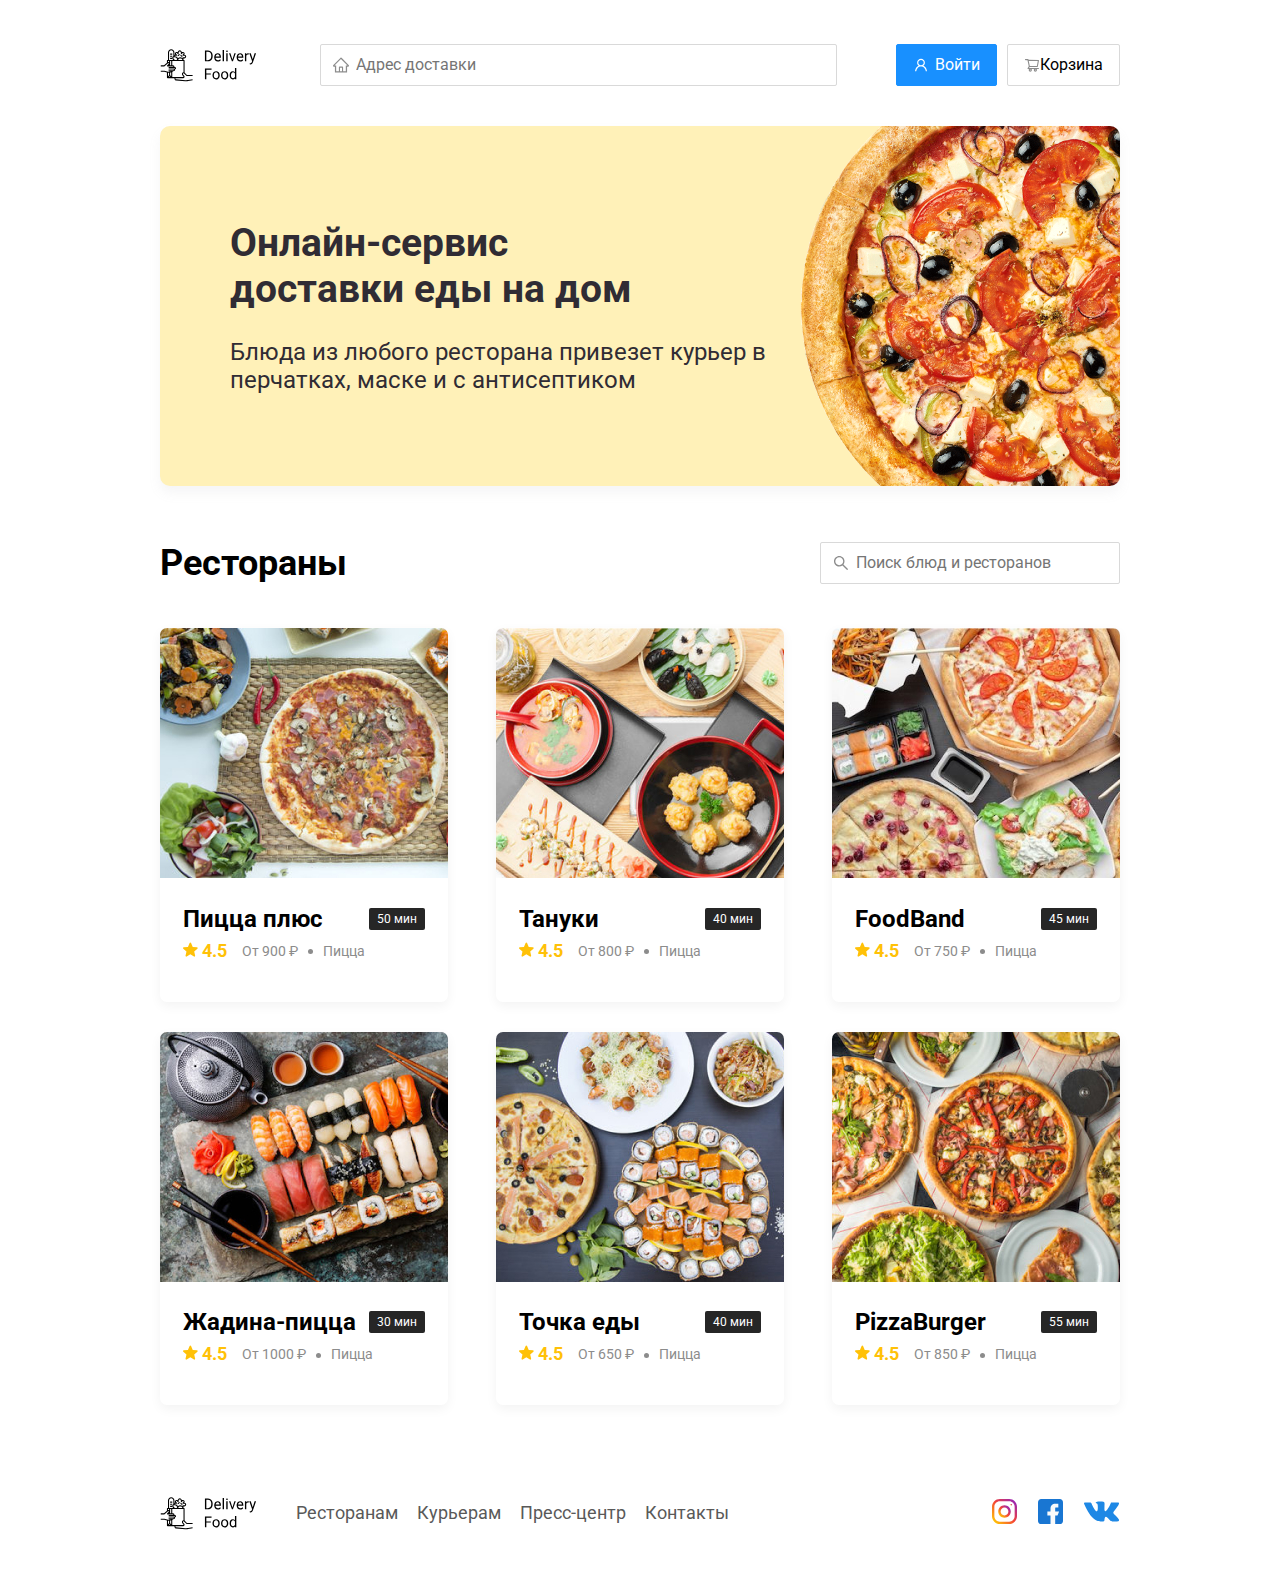
<file: index.html>
<!DOCTYPE html>
<html lang="ru">
<head>
	<meta charset="UTF-8">
	<title>Доставка еды</title>
	<link href="https://fonts.googleapis.com/css?family=Roboto:400,700&display=swap&subset=cyrillic" rel="stylesheet">
	<link rel="stylesheet"  href="css/normalize.css">
	<link rel="stylesheet" href="css/animate.css">
	<link rel="stylesheet" href="css/style.css">
</head>
<body>
	<div class="container">
		<header class="header">
			<img src="img/logo.svg" alt="Logo" class="logo animated swing">
			<input type="text" class="input input-address" placeholder="Адрес доставки">
			<div class="buttons">
				<button class="button button-primery">
					<img src="img/icon container.svg" aligin="user"
					class="button-icon"> <span class="button-text">Войти</span>
				</button>
				<button class="button" id="card-button">
					<img class="icon" src="img/icon_soppidg.svg" alt="sopping">
					<span class="button-text">Корзина</span></button>
				</div>
			</header>

			<section class="promo animated zoomIn">
				<h1 class="promo-title">Онлайн-сервис <br/> доставки еды на дом</h1>
				<p class="promo-text">Блюда из любого ресторана привезет курьер в перчатках, маске и с антисептиком</p>
			</section>
			<section class="restaurants">
				<div class="section-heading">
					<h2 class="section-title">Рестораны</h2>
					<input type="text" class=" input input-search" placeholder="Поиск блюд и ресторанов">
				</div>
				<div class="cards">
					<!-- Пицца плюс -->
					<div class="card">
						<img src="img/image.jpg" alt="image" class="card-image">
						<div class="card-text">
							<div class="card-heading">
								<h3 class="card-title">Пицца плюс</h3>
								<span class="card-tag tag">50 мин</span>
							</div>
							<div class="card-info">
								<div class="rating">
									<img src="img/star.svg" alt="star">
								4.5</div>
								<div class="price">От 900 ₽</div>
								<div class="category">Пицца</div>
							</div>
						</div>
					</div>
					<!-- Тануки -->
					<a href="restaurant.html" class="card">
						<img src="img/Tanuki.jpg" alt="image" class="card-image">
						<div class="card-text">
							<div class="card-heading">
								<h3 class="card-title">Тануки</h3>
								<span class="card-tag tag">40 мин</span>
							</div>
							<div class="card-info">
								<div class="rating">
									<img src="img/star.svg" alt="star">
								4.5</div>
								<div class="price">От 800 ₽</div>
								<div class="category">Пицца</div>
							</div>
						</div>
					</a>
					<!-- FoodBad -->
					<div class="card wow fadeInDown" data-wow-delay="0.2s">
						<img src="img/FoodBand.jpg" alt="image" class="card-image">
						<div class="card-text">
							<div class="card-heading">
								<h3 class="card-title">FoodBand</h3>
								<span class="card-tag tag">45 мин</span>
							</div>
							<div class="card-info">
								<div class="rating">
									<img src="img/star.svg" alt="star">
								4.5</div>
								<div class="price">От 750 ₽</div>
								<div class="category">Пицца</div>
							</div>
						</div>
					</div>
					<!-- Жадина-пицца -->
					<div class="card">
						<img src="img/jadinapizza.jpg" alt="image" class="card-image">
						<div class="card-text">
							<div class="card-heading">
								<h3 class="card-title">Жадина-пицца</h3>
								<span class="card-tag tag">30 мин</span>
							</div>
							<div class="card-info">
								<div class="rating">
									<img src="img/star.svg" alt="star">
								4.5</div>
								<div class="price">От 1000 ₽</div>
								<div class="category">Пицца</div>
							</div>
						</div>
					</div>
					<!-- Точка еды -->
					<div class="card">
						<img src="img/tochaedi.jpg" alt="image" class="card-image">
						<div class="card-text">
							<div class="card-heading">
								<h3 class="card-title">Точка еды</h3>
								<span class="card-tag tag">40 мин</span>
							</div>
							<div class="card-info">
								<div class="rating">
									<img src="img/star.svg" alt="star">
								4.5</div>
								<div class="price">От 650 ₽</div>
								<div class="category">Пицца</div>
							</div>
						</div>
					</div>
					<!-- PizzaBurger -->
					<div class="card">
						<img src="img/PizzaBurger.jpg" alt="image" class="card-image">
						<div class="card-text">
							<div class="card-heading">
								<h3 class="card-title">PizzaBurger</h3>
								<span class="card-tag tag">55 мин</span>
							</div>
							<div class="card-info">
								<div class="rating">
									<img src="img/star.svg" alt="star">
								4.5</div>
								<div class="price">От 850 ₽</div>
								<div class="category">Пицца</div>
							</div>
						</div>
					</div>
					<!-- /cards -->
				</div>
			</section>
		</div>
		<footer class="footer">
			<div class="container">
				<div class="footer-block">
					<img src="img/logo.svg" alt="logo" class="logo footer-logo">
					<nav class="footer-nav">
						<a href="#" class="footer-link">Ресторанам</a>
						<a href="#" class="footer-link">Курьерам</a>
						<a href="#" class="footer-link">Пресс-центр</a>
						<a href="#" class="footer-link">Контакты</a>
					</nav>
					<div class="social-links">
						<a href="#" class='social-link'><img src="img/instagram.svg" alt=""></a>
						<a href="#"class='social-link'><img src="img/faceebook.svg" alt=""></a>
						<a href="#"class='social-link'><img src="img/vkontakte.svg" alt=""></a>	
					</div>
				</div>
			</div>
		</footer>
		<script src="js/wow.min.js"></script>
		<script src="js/main.js"></script>
	</body>
	</html>
</file>
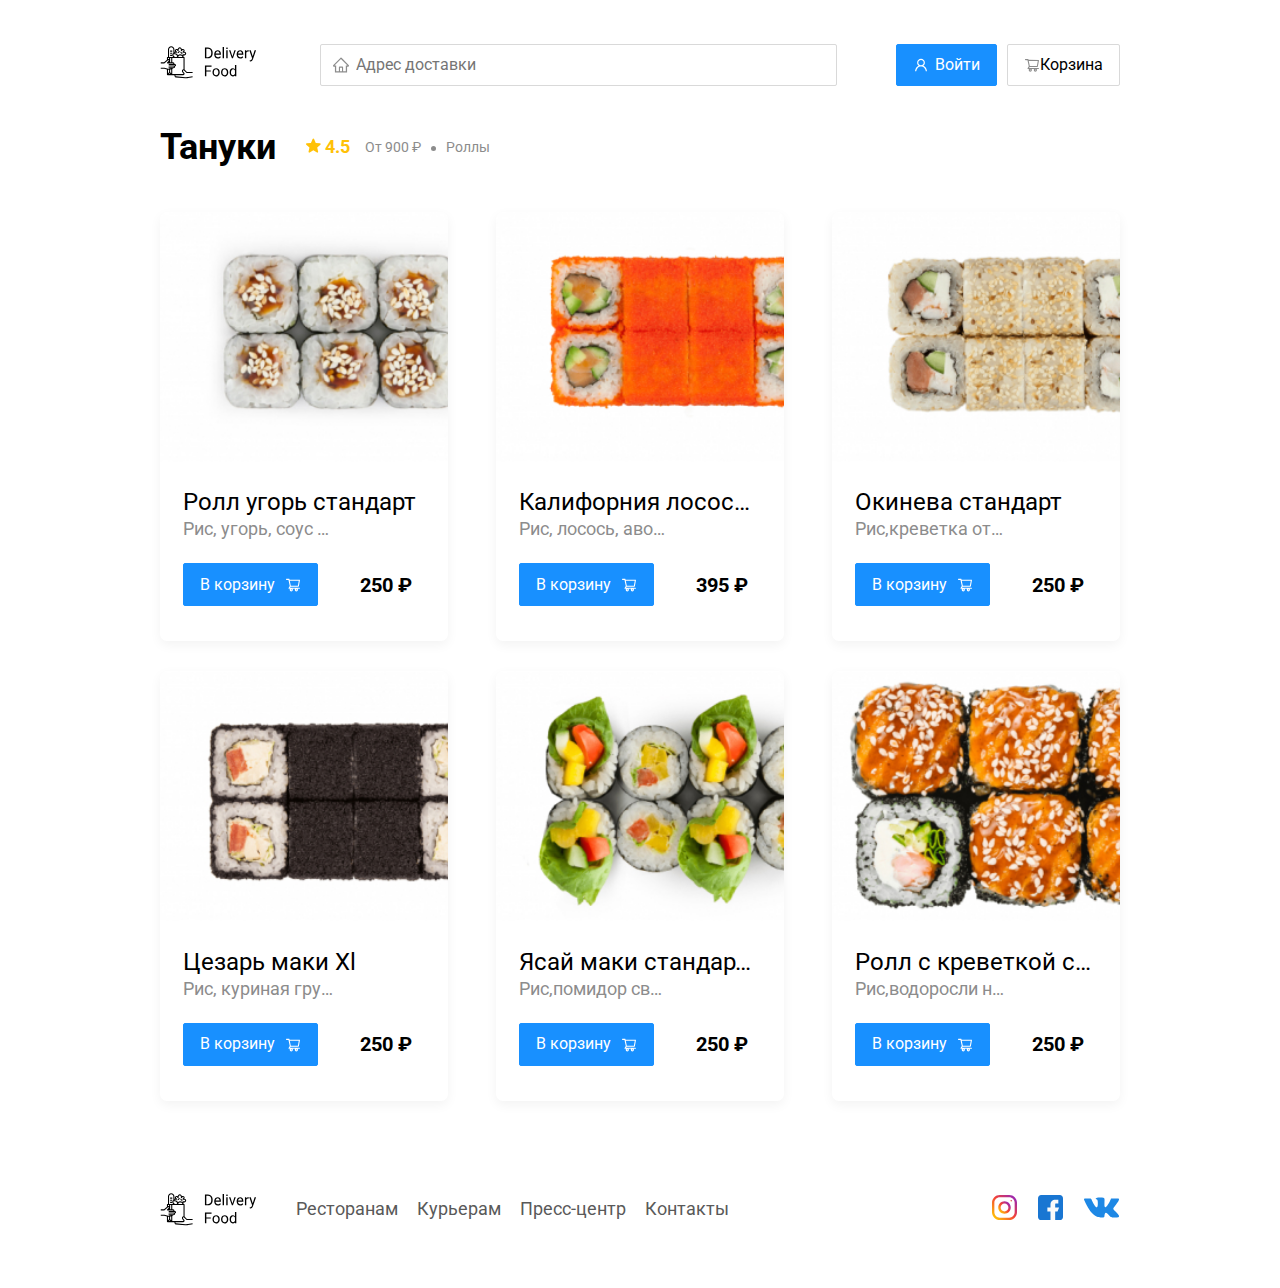
<file: restaurant.html>
<!DOCTYPE html>
<html lang="ru">
<head>
	<meta charset="UTF-8">
	<title>Тануки</title>
	<link href="https://fonts.googleapis.com/css?family=Roboto:400,700&display=swap&subset=cyrillic" rel="stylesheet">
	<link rel="stylesheet"  href="css/normalize.css">
	<link rel="stylesheet"  href="css/animate.css">
	<link rel="stylesheet" href="css/style.css">
</head>
<body>
	<div class="container">
		<header class="header">
			<a href="index.html" class="logo animated swing">
				<img src="img/logo.svg"alt="Logo" class="logo">
			</a>
			<input type="text" class="input input-address" placeholder="Адрес доставки">
			<div class="buttons">
				<button class="button button-primery">
					<img src="img/icon container.svg" aligin="user"
					class="button-icon"> <span class="button-text">Войти</span>
				</button>
				<button class="button" id="card-button">
					<img class="icon" src="img/icon_soppidg.svg" alt="sopping">
					<span class="button-text">Корзина</span>
				</button>
				</div>
			</header>
			<section class="restaurants">
				<div class="section-heading">
					<h2 class="section-title">Тануки</h2>
					<div class="card-info">
								<div class="rating">
									<img src="img/star.svg" alt="star">
								4.5</div>
								<div class="price">От 900 ₽</div>
								<div class="category">Роллы</div>
							</div>
				</div>
				<div class="cards">
					<!-- Пицца плюс -->
					<div class="card wow fadeInDown" data-wow-delay="0.2s">
						<img src="img/roll1.jpg" alt="image" class="card-image">
						<div class="card-text">
							<div class="card-heading">
								<h3 class="card-title card-title-reg">Ролл угорь стандарт</h3>
							</div>
							<div class="card-info">
								<div class="ingredients">Рис, угорь, соус унаги, кунжут, водоросли нори.</div>
								<div class="card-buttons">
									<button class="button button-primery">
										<span class="button-card-text">
											В корзину
										</span>
										<img src="img/soppingwite.svg" alt="sopping" class="button-card-image">
									</button>
									<strong class="card-price-bold">250 ₽</strong>
								</div>
							</div>
						</div>
					</div>
					<!-- Тануки -->
					<div class="card wow fadeInDown" data-wow-delay="0.4s">
						<img src="img/roll2.jpg" alt="image" class="card-image">
						<div class="card-text">
							<div class="card-heading">
								<h3 class="card-title card-title-reg">Калифорния лосось стандарт</h3>
							</div>
							<div class="card-info">
								<div class="ingredients">Рис, лосось, авокадо,огурец, майонез, икра масаго, водоросли нори.</div>
								<div class="card-buttons">
									<button class="button button-primery">
										<span class="button-card-text">
											В корзину
										</span>
										<img src="img/soppingwite.svg" alt="sopping" class="button-card-image">
									</button>
									<strong class="card-price-bold">395 ₽</strong>
								</div>
							</div>
						</div>
					</div>
					<!-- FoodBad -->
					<div class="card wow fadeInDown" data-wow-delay="0.6s">
						<img src="img/roll3.jpg" alt="image" class="card-image">
						<div class="card-text">
							<div class="card-heading">
								<h3 class="card-title card-title-reg">Окинева стандарт</h3>
							</div>
							<div class="card-info">
								<div class="ingredients">Рис,креветка отварная,сыр сливочный,лосось,огурец свежий</div>
								<div class="card-buttons">
									<button class="button button-primery">
										<span class="button-card-text">
											В корзину
										</span>
										<img src="img/soppingwite.svg" alt="sopping" class="button-card-image">
									</button>
									<strong class="card-price-bold">250 ₽</strong>
								</div>
							</div>
						</div>
					</div>
					<!-- Жадина-пицца -->
					<div class="card wow fadeInUp" data-wow-delay="0.2s">
						<img src="img/roll4.jpg" alt="image" class="card-image">
						<div class="card-text">
							<div class="card-heading">
								<h3 class="card-title card-title-reg">Цезарь маки Xl</h3>
							</div>
							<div class="card-info">
								<div class="ingredients">Рис, куриная грудка копченая, икра масаго,томат,айсберг,соус цезарь...</div>
								<div class="card-buttons">
									<button class="button button-primery">
										<span class="button-card-text">
											В корзину
										</span>
										<img src="img/soppingwite.svg" alt="sopping" class="button-card-image">
									</button>
									<strong class="card-price-bold">250 ₽</strong>
								</div>
							</div>
						</div>
					</div>
					<!-- Точка еды -->
					<div class="card wow fadeInUp" data-wow-delay="0.4s">
						<img src="img/roll5.jpg" alt="image" class="card-image">
						<div class="card-text">
							<div class="card-heading">
								<h3 class="card-title card-title-reg">Ясай маки стандарт 185г</h3>
							</div>
							<div class="card-info">
								<div class="ingredients">Рис,помидор свежий, перец болгарский,авокадо,огурец,айсберг</div>
								<div class="card-buttons">
									<button class="button button-primery">
										<span class="button-card-text">
											В корзину
										</span>
										<img src="img/soppingwite.svg" alt="sopping" class="button-card-image">
									</button>
									<strong class="card-price-bold">250 ₽</strong>
								</div>
							</div>
						</div>
					</div>
					<!-- PizzaBurger -->
					<div class="card wow fadeInUp" data-wow-delay="0.6s"">
						<img src="img/roll6.jpg" alt="image" class="card-image">
						<div class="card-text">
							<div class="card-heading">
								<h3 class="card-title card-title-reg">Ролл с креветкой стандарт</h3>
							</div>
							<div class="card-info">
								<div class="ingredients">Рис,водоросли нори,креветки отварные,сыр сливочный, огурцы</div>
								<div class="card-buttons">
									<button class="button button-primery">
										<span class="button-card-text">
											В корзину
										</span>
										<img src="img/soppingwite.svg" alt="sopping" class="button-card-image">
									</button>
									<strong class="card-price-bold">250 ₽</strong>
								</div>
							</div>
						</div>
					</div>
					<!-- /cards -->
				</div>
			</section>
		</div>
		<footer class="footer">
			<div class="container">
				<div class="footer-block">
					<img src="img/logo.svg" alt="logo" class="logo footer-logo">
					<nav class="footer-nav">
						<a href="#" class="footer-link">Ресторанам</a>
						<a href="#" class="footer-link">Курьерам</a>
						<a href="#" class="footer-link">Пресс-центр</a>
						<a href="#" class="footer-link">Контакты</a>
					</nav>
					<div class="social-links">
						<a href="#" class='social-link'><img src="img/instagram.svg" alt=""></a>
						<a href="#"class='social-link'><img src="img/faceebook.svg" alt=""></a>
						<a href="#"class='social-link'><img src="img/vkontakte.svg" alt=""></a>	
					</div>
				</div>
			</div>
		</footer>
		<div class="modal">
			<div class="modal-dialog">
				<div class="modal-header">
					<h3 class="modal-title">Корзина</h3>
					<button class="close">&times;</button>
				</div>
				<!-- Modal-Header -->
				<div class="modal-body">
					<div class="food-row">
						<span class="food-name">Ролл угорь стандарт</span>
						<strong class="food-price">250 ₽</strong>
						<div class="food-counter">
							<button class="counter-button">-</button>
							<span class="counter">1</span>
							<button class="counter-button">+</button>
						</div>
					</div>
					<div class="food-row">
						<span class="food-name">Ролл угорь стандарт</span>
						<strong class="food-price">250 ₽</strong>
						<div class="food-counter">
							<button class="counter-button">-</button>
							<span class="counter">1</span>
							<button class="counter-button">+</button>
						</div>
					</div>
					<div class="food-row">
						<span class="food-name">Ролл угорь стандарт</span>
						<strong class="food-price">250 ₽</strong>
						<div class="food-counter">
							<button class="counter-button">-</button>
							<span class="counter">1</span>
							<button class="counter-button">+</button>
						</div>
					</div>
					<div class="food-row">
						<span class="food-name">Ролл угорь стандарт</span>
						<strong class="food-price">250 ₽</strong>
						<div class="food-counter">
							<button class="counter-button">-</button>
							<span class="counter">1</span>
							<button class="counter-button">+</button>
						</div>
					</div>
					<!-- food-row -->
				</div>
				<!-- modal-body -->
				<div class="modal-footer">
					<span class="modal-pricetag">1250 ₽</span>
					<div class="footer-buttons">
						<button class="button button-primery">Оформить заказ</button>
						<button class="button">Отмена</button>
					</div>
				</div>
				<!-- .modal-footer -->
			</div>
		</div>
		<script src="js/wow.min.js"></script>
		<script src="js/main.js"></script>
	</body>
	</html>
</file>
<file: css/style.css>
*{
	box-sizing: border-box;
}
body{
	font-family: 'Roboto', sans-serif;
	padding-top: 44px;

}
.container {
	max-width: 1200px;
	margin: auto;

}
.header{
	display: flex;
	align-items: center;
	justify-content: space-between;
	margin-bottom: 40px;

}
.input{	
	background: #ffffff;
	border: 1px solid #d9d9d9;
	border-radius: 2px;
	font-size: 16px;
	line-height: 24px;
	padding: 8px;
	padding-left: 35px;
	background-repeat: no-repeat;
	background-position: left 11px center;

}
.input-address {
	flex: 0.8;
	background-image: url(../img/home.svg);
	
	
}
.input-search{
	background-image: url(../img/search.svg);
	width: 300px;
	margin-left: auto;
}
.buttons{
	display: flex;
	align-items: center;
}
.button {
	display: flex;
	align-items: center;
	padding: 8px 16px;
	background: #ffffff;
	border: 1px solid #d9d9d9;
	box-sizing: border-box;
	box-shadow: 0px 0px 2px rgba(0, 0, 0, 0.0015);
	border-radius: 2px
}
.button-primery{
	background: #1890ff;
	border:1px solid #1890ff;
	color: #fff;
	margin-right: 10px;
}
.button-card-text {
	margin-right: 10px;
}
.button-icon{
	margin-right: 6px;
	vertical-align: middle;
}
.promo{
	box-shadow: 0px 7px 12px rgba(158, 158, 163, 0.1);
	background: #FFF1B8 url(../img/promo-img.png) no-repeat top -100px right -247px / 924px;
	border-radius: 10px;
	padding: 68px 70px;
	margin-bottom: 56px;
}
.promo-title{
	font-style: normal;
	font-weight: bold;
	font-size: 39px;
	line-height: 46px;
	color: #302C34;
}
.promo-text{
	max-width: 538px;
	font-style: normal;
	font-weight: normal;
	font-size: 24px;
	line-height: 28px;
	color: #302C34
}
.section-heading{
	display: flex;
	align-items: center;
	margin-bottom: 44px;
}
.section-title{
	font-style: normal;
	font-weight: bold;
	font-size: 36px;
	line-height: 42px;
	margin: 0;
	color: #000000;
	margin-right: 30px;
}
.cards {
	display: flex;
	align-items: flex-start;
	justify-content: space-between;
	flex-wrap: wrap;
}
.card {
	background: #FFFFFF;
	box-shadow: 0px 4px 12px rgba(0, 0, 0, 0.05);
	border-radius: 7px;
	overflow: hidden;
	margin-bottom: 30px;
	flex-basis: 30%;
	text-decoration: none;
}
.card-image {
	width: 384px;
	height: 250px;
	object-fit: cover;
}
.card-text {
	padding-top: 20px;
	padding-bottom: 35px;
	padding-left: 23px;
	padding-right: 23px;
}
.card-heading {
	display: flex;
	align-items: center;
	justify-content: space-between;
}
.card-title {
	margin: 0;
	font-style: normal;
	font-weight: bold;
	font-size: 24px;
	line-height: 32px;
	color: #000000;
	text-overflow: ellipsis;
	overflow: hidden;
	white-space: nowrap;
}
.card-title-reg {
	font-weight: 400;
	font-size: 24px;
	line-height: 32px;
}
.card-tag {
	font-style: normal;
	font-weight: normal;
	font-size: 12px;
	line-height: 20px;
	color: #ffffff;
	background: #262626;
	border-radius: 2px;
	padding: 1px 8px;
}
.card-info {
	display: flex;
	align-items: center;
	flex-wrap: wrap;
}
.card-buttons {
	display: flex;
	align-items: center;
	margin-top: 24px;
}
.card-price-bold {
font-weight: bold;
font-size: 20px;
line-height: 32px;
margin-left: 32px;
}
.rating {
	margin-right: 26px;
	color: #FFC107;
	font-weight: bold;
	font-size: 18px;
	line-height: 32px;
}
.price, 
.category {
	color: #8C8C8C;
	font-size: 18px;
	line-height: 32px;
}
.price {
	margin-right: 10px;
}
.ingredients {
	text-overflow: ellipsis;
	overflow: hidden;
	white-space: nowrap;
	max-width: 150px;
	color: #8C8C8C;
	font-size: 18px;
	line-height: 21px;
}
.categoty {
	text-overflow: ellipsis;
	overflow: hidden;
	white-space: nowrap;
}

.price:after {
	content: "";
	width: 5px;
	height: 5px;
	background-color: #8c8c8c;
	display: inline-block;
	vertical-align: middle;
	border-radius: 50%;
	margin-left: 10px;
}

.footer {
	padding: 60px 0;
}
.footer-block{
	display: flex;
	align-items: center;
	justify-content: space-between;
}
.footer-nav {
	margin-left: 35px;
	margin-right: auto;
	
}
.footer-link {
	display: inline-block;
	color: #595959;
	font-style: normal;
	font-weight: normal;
	font-size: 18px;
	text-decoration: none;
}
.footer-link:not(:last-child) {
	margin-right: 15px;
}
.social-links {
	display: flex;
	align-items: center;
}
.social-link:not(:last-child) {
	margin-right: 21px;
}

.modal {
	position: fixed;
	left: 0;
	top: 0;
	width: 100%;
	height: 100%;
	background: rgba(0, 0, 0, 0.4);
	display: none;
}
.is-open {
	display: flex;
}
.modal-dialog {
	max-width: 780px;
	width: 95%;
	background: #ffffff;
	border-radius: 5px;
	margin: auto;
	padding: 40px 45px;
}
.modal-header {
	display: flex;
	align-items: center;
	justify-content: space-between;
	margin-bottom: 45px;
}
.modal-title {
	margin: 0;
	font-weight: bold;
	font-size: 36px;
	line-height: 42px;
}
.close {
	font-size: 36px;
	border: none;
	background-color: transparent;
}
.modal-body {
	margin-bottom: 52px;
}
.food-row {
	display: flex;
	align-items: flex-start;
	justify-content: space-between;
	padding-bottom: 8px;
	border-bottom: 1px solid #D9D9D9;
	margin-bottom: 15px;
}
.food-name {
	font-weight: normal;
	font-size: 18px;
	line-height: 32px;
}
.food-price {
	margin-left: auto;
	margin-right: 47px;
	font-weight: bold;
	font-size: 20px;
	line-height: 32px;
}
.food-counter {
	display: flex;
	align-items: center;
}
.counter-button {
	display: flex;
	align-items: center;
	justify-content: center;
	width: 39px;
	height: 32px;
	background: #FFFFFF;
	border: 1px solid #40A9FF;
	box-sizing: border-box;
	border-radius: 2px;
	font-weight: normal;
	font-size: 14px;
	line-height: 22px;
	color: #40A9FF;
}
.counter {
	font-size: 16px;
	line-height: 24px;
	margin-left: 10px;
	margin-right: 10px;

}
.modal-footer {
	display: flex;
	align-items: center;
	justify-content: space-between;
}
.footer-buttons {
	display: flex;
	align-items: center;
}
.modal-pricetag{
	background: #262626;
	border-radius: 5px;
	color: #ffffff;
	padding: 15px 20px;
}

@media (max-width: 1366px) {
.container{
	max-width: 960px;
}
.promo {
	background-position: center right -300px;
	background-size: 750px;
}
.rating {
	margin-right: 15px;
}
.category,
.price {
	font-size: 14px;
}
}
@media (max-width: 992px) {
	.comtainer{
		max-width: 750px;
	}
	.promo {
		padding: 50px;
		background-size: 500px;
		background-position: center right -200px; 
	}
	.promo-text {
		font-size: 18px;
		max-width: 400px;
	}
	.card {
		flex-basis: 49%;
	}
	.footer-link {
		font-size: 16px;
	}
}
@media (max-width: 768px) {
	.container {
		max-width: 560px;
	}
	.card-info {
		flex-wrap: wrap;
	}
	.rating {
		flex-basis: 100%;
	}
	.card-title {
		font-size:17px;
	}
	.promo {
		background-size: 400px;
		background-position: bottom 50px right -200px;
	}
	.promo-title {
		font-size: 24px;
		line-height: 1.4;
	}
	.promo-text {
		margin-top: 0;
	}
}
@media (max-width: 578px) {
	.container{
		width: 90%;
	}
	.header {
		flex-wrap: wrap;
	}
	.input-address{
		margin-top: 15px;
		order: 5;
		flex: 1;
	}
	.promo {
		background-image: none;
	}
	.promo-title{
		margin-bottom: 10px;
	}
	.section-title {
		font-size: 20px;
	}
	.card {
		flex-basis: 100%;
	}
	.card-image {
		width: 100%;
	}
	.footer {
		padding: 30px 0;
	}
	.footer-nav {
		order: 0;
	}
	.footer-logo {
		margin-right: 15px;
		order: 1;
	}
	.social-links {
		order: 2;
	}
}
</file>
